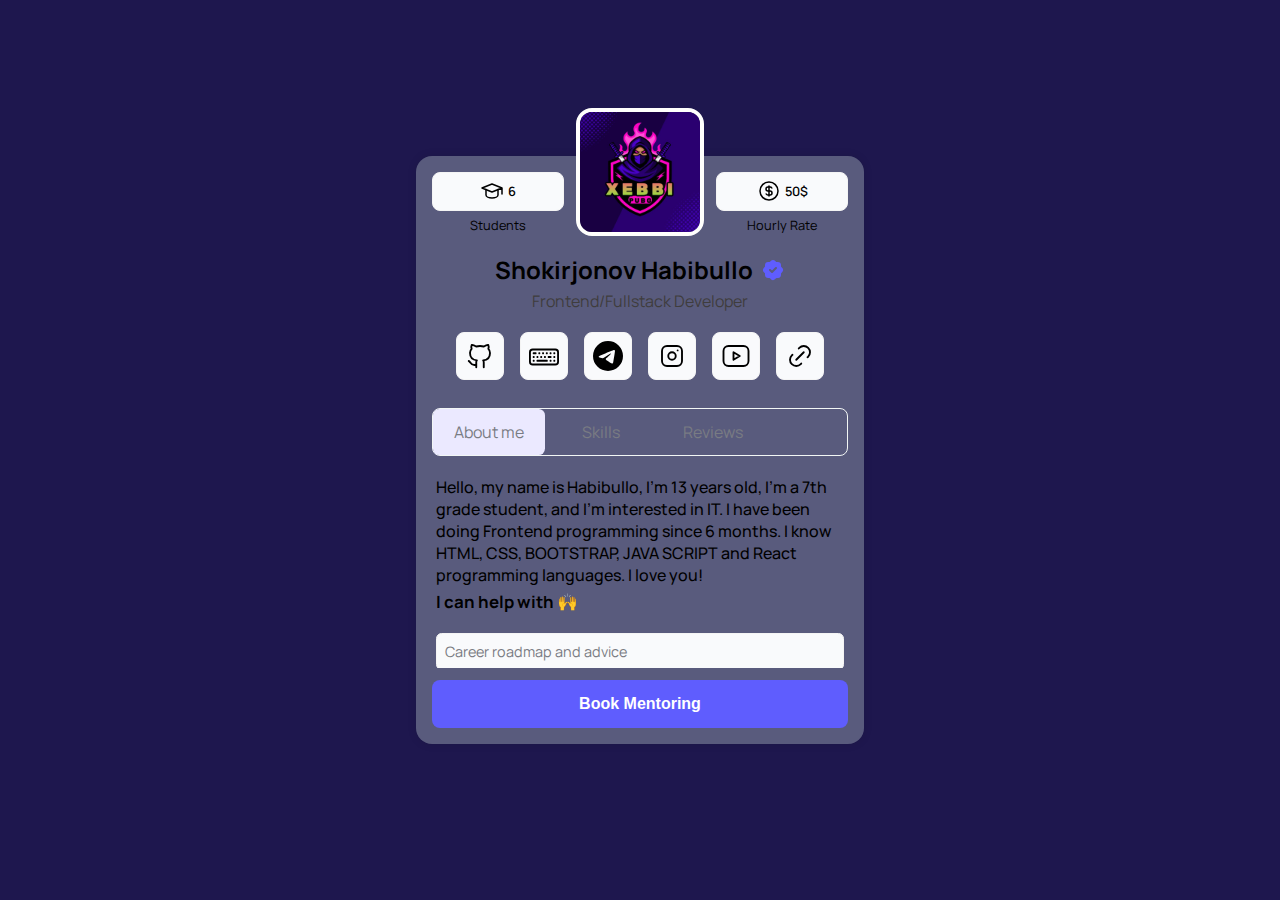
<file: index.html>
<!DOCTYPE html>
<html lang="en">

<head>
    <meta charset="UTF-8">
    <title>Profile</title>
    <meta name="viewport" content="width=device-width, initial-scale=1.0">
    <link rel="preconnect" href="https://fonts.googleapis.com">
    <link rel="preconnect" href="https://fonts.gstatic.com" crossorigin>
    <link href="https://fonts.googleapis.com/css2?family=Manrope:wght@200..800&display=swap" rel="stylesheet">
    <link rel="stylesheet" href="style.css">
</head>

<body>
    <div style="background-color: #595b7d;" class="profile">
        <header class="profile__header">
            <div class="profile__highlight__wrapper">
                <div  style="color: black;" class="profile__highlight">
                    <svg xmlns="http://www.w3.org/2000/svg" class="icon icon-tabler icon-tabler-school" width="24"
                        height="24" viewBox="0 0 24 24" stroke-width="1.5" stroke="currentColor" fill="none"
                        stroke-linecap="round" stroke-linejoin="round">
                        <path stroke="none" d="M0 0h24v24H0z" fill="none" />
                        <path d="M22 9l-10 -4l-10 4l10 4l10 -4v6" />
                        <path d="M6 10.6v5.4a6 3 0 0 0 12 0v-5.4" />
                    </svg>
                    6
                </div>
                Students
            </div>
            <div class="profile__avatar">
                <img src="./assets/rasm pubg.jpg" loading="lazy" alt="Mentor profile">
            </div>
            <div class="profile__highlight__wrapper">
                <div style="color: black;"  class="profile__highlight ">
                    <svg xmlns="http://www.w3.org/2000/svg" class="icon icon-tabler icon-tabler-coin" width="24"
                        height="24" viewBox="0 0 24 24" stroke-width="1.5" stroke="currentColor" fill="none"
                        stroke-linecap="round" stroke-linejoin="round">
                        <path stroke="none" d="M0 0h24v24H0z" fill="none" />
                        <path d="M12 12m-9 0a9 9 0 1 0 18 0a9 9 0 1 0 -18 0" />
                        <path d="M14.8 9a2 2 0 0 0 -1.8 -1h-2a2 2 0 1 0 0 4h2a2 2 0 1 1 0 4h-2a2 2 0 0 1 -1.8 -1" />
                        <path d="M12 7v10" />
                    </svg>
                    50$
                </div>
                Hourly Rate
            </div>
        </header>
        <div class="profile__name text-center fw-medium ">
            <h2>Shokirjonov Habibullo<img src="assets/verified.svg" alt="Verified Ticker"></h2>
            <p style="color: rgb(63, 61, 61); font-size: 16px;">Frontend/Fullstack Developer </p>
        </div>
        <ul class="social-links" >
            <li>
                <a href="https://github.com/Xebbi"  target="_blank">
                    <svg xmlns="http://www.w3.org/2000/svg" style="color: black;"  class="icon icon-tabler icon-tabler-brand-github" width="24"
                        height="24" viewBox="0 0 24 24" stroke-width="1.5" stroke="currentColor" fill="none"
                        stroke-linecap="round" stroke-linejoin="round">
                        <path stroke="none" d="M0 0h24v24H0z" fill="none" />
                        <path
                            d="M9 19c-4.3 1.4 -4.3 -2.5 -6 -3m12 5v-3.5c0 -1 .1 -1.4 -.5 -2c2.8 -.3 5.5 -1.4 5.5 -6a4.6 4.6 0 0 0 -1.3 -3.2a4.2 4.2 0 0 0 -.1 -3.2s-1.1 -.3 -3.5 1.3a12.3 12.3 0 0 0 -6.2 0c-2.4 -1.6 -3.5 -1.3 -3.5 -1.3a4.2 4.2 0 0 0 -.1 3.2a4.6 4.6 0 0 0 -1.3 3.2c0 4.6 2.7 5.7 5.5 6c-.6 .6 -.6 1.2 -.5 2v3.5" />
                    </svg>
                </a>
            </li>
            <li>
                <a href="https://www.typing.com/student/lessons"> 
                    <svg xmlns="http://www.w3.org/2000/svg" style="color: black;" width="24" height="24" fill="currentColor" class="bi bi-keyboard" viewBox="0 0 16 16">
                        <path d="M14 5a1 1 0 0 1 1 1v5a1 1 0 0 1-1 1H2a1 1 0 0 1-1-1V6a1 1 0 0 1 1-1zM2 4a2 2 0 0 0-2 2v5a2 2 0 0 0 2 2h12a2 2 0 0 0 2-2V6a2 2 0 0 0-2-2z"/>
                        <path d="M13 10.25a.25.25 0 0 1 .25-.25h.5a.25.25 0 0 1 .25.25v.5a.25.25 0 0 1-.25.25h-.5a.25.25 0 0 1-.25-.25zm0-2a.25.25 0 0 1 .25-.25h.5a.25.25 0 0 1 .25.25v.5a.25.25 0 0 1-.25.25h-.5a.25.25 0 0 1-.25-.25zm-5 0A.25.25 0 0 1 8.25 8h.5a.25.25 0 0 1 .25.25v.5a.25.25 0 0 1-.25.25h-.5A.25.25 0 0 1 8 8.75zm2 0a.25.25 0 0 1 .25-.25h1.5a.25.25 0 0 1 .25.25v.5a.25.25 0 0 1-.25.25h-1.5a.25.25 0 0 1-.25-.25zm1 2a.25.25 0 0 1 .25-.25h.5a.25.25 0 0 1 .25.25v.5a.25.25 0 0 1-.25.25h-.5a.25.25 0 0 1-.25-.25zm-5-2A.25.25 0 0 1 6.25 8h.5a.25.25 0 0 1 .25.25v.5a.25.25 0 0 1-.25.25h-.5A.25.25 0 0 1 6 8.75zm-2 0A.25.25 0 0 1 4.25 8h.5a.25.25 0 0 1 .25.25v.5a.25.25 0 0 1-.25.25h-.5A.25.25 0 0 1 4 8.75zm-2 0A.25.25 0 0 1 2.25 8h.5a.25.25 0 0 1 .25.25v.5a.25.25 0 0 1-.25.25h-.5A.25.25 0 0 1 2 8.75zm11-2a.25.25 0 0 1 .25-.25h.5a.25.25 0 0 1 .25.25v.5a.25.25 0 0 1-.25.25h-.5a.25.25 0 0 1-.25-.25zm-2 0a.25.25 0 0 1 .25-.25h.5a.25.25 0 0 1 .25.25v.5a.25.25 0 0 1-.25.25h-.5a.25.25 0 0 1-.25-.25zm-2 0A.25.25 0 0 1 9.25 6h.5a.25.25 0 0 1 .25.25v.5a.25.25 0 0 1-.25.25h-.5A.25.25 0 0 1 9 6.75zm-2 0A.25.25 0 0 1 7.25 6h.5a.25.25 0 0 1 .25.25v.5a.25.25 0 0 1-.25.25h-.5A.25.25 0 0 1 7 6.75zm-2 0A.25.25 0 0 1 5.25 6h.5a.25.25 0 0 1 .25.25v.5a.25.25 0 0 1-.25.25h-.5A.25.25 0 0 1 5 6.75zm-3 0A.25.25 0 0 1 2.25 6h1.5a.25.25 0 0 1 .25.25v.5a.25.25 0 0 1-.25.25h-1.5A.25.25 0 0 1 2 6.75zm0 4a.25.25 0 0 1 .25-.25h.5a.25.25 0 0 1 .25.25v.5a.25.25 0 0 1-.25.25h-.5a.25.25 0 0 1-.25-.25zm2 0a.25.25 0 0 1 .25-.25h5.5a.25.25 0 0 1 .25.25v.5a.25.25 0 0 1-.25.25h-5.5a.25.25 0 0 1-.25-.25z"/>
                      </svg>
                </a>
            </li>
            <li>
                <a href="https://t.me/XEBBI">
                    <svg xmlns="http://www.w3.org/2000/svg" style="color: black;"  width="24" height="24" fill="currentColor" class="bi bi-telegram" viewBox="0 0 16 16">
                        <path d="M16 8A8 8 0 1 1 0 8a8 8 0 0 1 16 0M8.287 5.906q-1.168.486-4.666 2.01-.567.225-.595.442c-.03.243.275.339.69.47l.175.055c.408.133.958.288 1.243.294q.39.01.868-.32 3.269-2.206 3.374-2.23c.05-.012.12-.026.166.016s.042.12.037.141c-.03.129-1.227 1.241-1.846 1.817-.193.18-.33.307-.358.336a8 8 0 0 1-.188.186c-.38.366-.664.64.015 1.088.327.216.589.393.85.571.284.194.568.387.936.629q.14.092.27.187c.331.236.63.448.997.414.214-.02.435-.22.547-.82.265-1.417.786-4.486.906-5.751a1.4 1.4 0 0 0-.013-.315.34.34 0 0 0-.114-.217.53.53 0 0 0-.31-.093c-.3.005-.763.166-2.984 1.09"/>
                      </svg>
                </a>
            </li>
            <li>
                <a href="https://www.instagram.com/xebbi_oke1?igsh=MTBmNmkzZXh5bjVvNQ==">
                    <svg xmlns="http://www.w3.org/2000/svg" style="color: black;"  class="icon icon-tabler icon-tabler-brand-instagram"
                        width="24" height="24" viewBox="0 0 24 24" stroke-width="1.5" stroke="currentColor" fill="none"
                        stroke-linecap="round" stroke-linejoin="round">
                        <path stroke="none" d="M0 0h24v24H0z" fill="none" />
                        <path d="M4 4m0 4a4 4 0 0 1 4 -4h8a4 4 0 0 1 4 4v8a4 4 0 0 1 -4 4h-8a4 4 0 0 1 -4 -4z" />
                        <path d="M12 12m-3 0a3 3 0 1 0 6 0a3 3 0 1 0 -6 0" />
                        <path d="M16.5 7.5l0 .01" />
                    </svg>
                </a>
            </li>
            <li>
                <a href="https://www.youtube.com/@HabibulloIT"><svg xmlns="http://www.w3.org/2000/svg" class="icon icon-tabler icon-tabler-brand-youtube"
                        width="24" style="color: black;"  height="24" viewBox="0 0 24 24" stroke-width="1.5" stroke="currentColor" fill="none"
                        stroke-linecap="round" stroke-linejoin="round">
                        <path stroke="none" d="M0 0h24v24H0z" fill="none" />
                        <path d="M2 8a4 4 0 0 1 4 -4h12a4 4 0 0 1 4 4v8a4 4 0 0 1 -4 4h-12a4 4 0 0 1 -4 -4v-8z" />
                        <path d="M10 9l5 3l-5 3z" />
                    </svg>
                </a>
            </li>
            <li>
                <a href="http://xebbi.netlify.app"><svg xmlns="http://www.w3.org/2000/svg" class="icon icon-tabler icon-tabler-link" style="color: black;"  width="24"
                        height="24" viewBox="0 0 24 24" stroke-width="1.5" stroke="currentColor" fill="none"
                        stroke-linecap="round" stroke-linejoin="round">
                        <path stroke="none" d="M0 0h24v24H0z" fill="none" />
                        <path d="M9 15l6 -6" />
                        <path d="M11 6l.463 -.536a5 5 0 0 1 7.071 7.072l-.534 .464" />
                        <path d="M13 18l-.397 .534a5.068 5.068 0 0 1 -7.127 0a4.972 4.972 0 0 1 0 -7.071l.524 -.463" />
                    </svg>
                </a>
            </li>
        </ul>
        <main>
            <div class="tabs-wrapper">
                <ul class="tabs">
                    <li class="active">
                        <a  id="tab1" href="#about">About me</a>
                    </li>
                    <li>
                        <a id="tab2" href="#skills">Skills</a>
                    </li>
                    <li>
                        <a id="tab3" href="#reviews">Reviews</a>
                    </li>
                    <li id="active-bg"></li>
                </ul>
            </div>
            <div id="tab1-content" class="tab-content tab-content--active">
                <p style="font-size: 16px; font-weight: 500;">
                    Hello, my name is Habibullo, I'm 13 years old, I'm a 7th grade student, and I'm interested in IT. I have been doing Frontend programming since 6 months. I know HTML, CSS, BOOTSTRAP, JAVA SCRIPT and React programming languages. I love you!
                </p>
                <h3>I can help with &#128588;
                </h3>
                <ul class="content-links">
                    <li>
                        <a href="#career">Career roadmap and advice

                        </a>
                    </li>
                    <li><a href="#interview">Interview preparation</a></li>
                    <li><a href="#web-development">Web development</a></li>
                </ul>
            </div>
            <div id="tab2-content" class="tab-content">
                <p class="fs-3">
                    My content is focused on the latest web development technologies and tools. Here is the overview
                    👨‍💻
                </p>
                <ul class="content-links">
                    <li>
                        <a href="#html-css">
                            HTML, CSS , BOOTSTRAP , JS , REACT .
                        </a>
                    </li>
                    <li>
                        <a href="#javascript">
                            JavaScript
                        </a>
                    </li>
                    <li>
                        <a href="#react-and-nextjs">
                            React and Next.js
                        </a>
                    </li>
                    <li>
                        <a href="#nodejs">
                            Node.js (REST, GraphQL)
                        </a>
                    </li>
                </ul>
            </div>
            <div id="tab3-content" class="tab-content">
                <p class="fs-3 ">
                    Here are some of the reviews from my students 📚
                </p>
                <ul class="reviews">
                    <li>
                        <article class="review">
                            <div class="review__avatar">
                                <img src="./assets/Asus.webp" alt="Avatar">
                            </div>
                            <div class="review__content">
                                <h4>Muzaffar</h4>
                                <p>
                                    Melissa is a great mentor. She helped me to prepare for the interview and
                                    provided me with valuable feedback on my projects. I would highly recommend her
                                    to anyone who is looking for a mentor.
                                </p>
                            </div>
                        </article>
                    </li>
                    <li>
                        <article class="review">
                            <div class="review__avatar">
                                <img src="./assets/Asus.webp" alt="Avatar">
                            </div>
                            <div class="review__content">
                                <h4>Nur Muhammad</h4>
                                <p>
                                    Melissa is awesome at explaining complex topics in a simple way. I have
                                    learned a lot from her and would recommend her to anyone who is looking for a
                                    mentor.
                                </p>
                            </div>
                        </article>
                    </li>
                </ul>
            </div>
        </main>
        <button class="btn btn-primary">
            Book Mentoring
        </button>
    </div>
    <script src="script.js"></script>
</body>

</html>
</file>
<file: style.css>
:root {
    --danger: #1e174e;
    --primary: #5F5DFE;
    --primary-darker: #4F4DFE;
    --bg: #EFF3F4;
    --white: #FFF;
    --profile-bg: #FFFFFD;
    --socials-bg: #F9FAFC;
    --highlight-bg: #F9FAFC;
    --text-bg: #878789;
    --text: #797C83;
    --border-color: #F4F4F4;
    --social-color: #6B6C6E;
    --active: #7774B5;
    --tab-bg: #EBE9FF;
    --tabs-border: #F2F6F5;
    --tab-width: 7rem;
    --tabs-gap: 0rem;
    --tab-radius: 0.4rem;
    --scrollbar-thumb: #e4e3f3;
    --scrollbar-bg: #F2F6F5;
}

* {
    margin: 0;
    padding: 0;
    box-sizing: border-box;
}

*:focus {
    outline: 1px solid var(--primary);
    outline-offset: 0;
}

*::selection {
    background: var(--primary);
    color: var(--white);
}

*::-webkit-scrollbar {
    width: 0.5rem;
    height: 0.5rem;
    background: var(--scrollbar-bg);
    border-radius: 9.99rem;
}

*::-webkit-scrollbar-thumb {
    background: var(--scrollbar-thumb);
    border-radius: 9.99rem;
}

body {
    font-family: 'Manrope', sans-serif;
    background: var(--danger);
    color: var(--da);
    display: flex;
    justify-content: center;
    flex-direction: column;
    height: 100vh;
    user-select: none;
}

.profile {
    background: var(--profile-bg);
    padding: 1rem;
    border-radius: 1rem;
    box-shadow: 0 0 10px rgba(0, 0, 0, 0.1);
    width: 100%;
    max-width: 28rem;
    min-width: 20rem;
    margin: 0 auto;
    gap: 0.75rem;
    display: flex;
    flex-direction: column;
    align-items: center;
    justify-content: space-between;
}

.profile__highlight__wrapper {
    display: flex;
    flex-direction: column;
    align-items: center;
    gap: 0.35rem;
    font-size: 0.8rem;
    width: 100%;
    flex-grow: 1;
}

.profile__highlight {
    padding: 0.4rem;
    border-radius: 0.5rem;
    font-weight: 600;
    width: 100%;
    display: flex;
    align-items: center;
    justify-content: center;
    gap: 0.25rem;
    background: var(--highlight-bg);
    border: 1px solid var(--border-color);
}

.profile__header {
    display: flex;
    justify-content: space-between;
    align-items: start;
    width: 100%;
    gap: 0.75rem;
}

.profile__name {
    display: flex;
    flex-direction: column;
    align-items: center;
    text-align: center;
    gap: 0.25rem;
}

.profile__name h2 {
    display: flex;
    align-items: center;
    font-size: 1.5rem;
    gap: 0.5rem;
}

.profile__name p {
    font-size: 1.05rem;
    color: var(--text-bg);
}

.profile__avatar {
    flex-grow: 3;
    max-width: 8rem;
    min-width: 5rem;
}

.profile__avatar img {
    position: relative;
    width: 100%;
    aspect-ratio: 1/1;
    object-fit: cover;
    border-radius: 1rem;
    margin: 0 auto;
    margin-top: -50%;
    border: 4px solid var(--profile-bg);
}

.social-links {
    display: flex;
    margin: 0.5rem auto 1rem auto;
    width: 100%;
    justify-content: center;
    list-style-type: none;
    gap: 1rem;
    flex-wrap: wrap;
    
}

.social-links a {
    background: var(--socials-bg);
    padding: 0.5rem;
    border-radius: 0.5rem;
    display: flex;
    width: 3rem;
    height: 3rem;
    align-items: center;
    justify-content: center;
    gap: 0.5rem;
    border: 1px solid var(--border-color);
    color: var(--social-color);
    transition: all 0.3s;
}

.social-links a svg {
    width: 100%;
    height: 100%;
}

.social-links a:hover {
    border: 1px solid var(--active);
}

.social-links a:hover svg {
    stroke: var(--active);
}

.btn {
    background: var(--primary);
    color: var(--white);
    padding: 0.5rem 1rem;
    border-radius: 0.5rem;
    width: 100%;
    font-size: 1rem;
    font-weight: 600;
    min-height: 3rem;
    border: none;
    cursor: pointer;
    transition: all 0.3s;
}

.btn--primary {
    background: var(--primary);
}

.btn--primary:hover {
    background: var(--primary-darker);
}

.profile main {
    display: flex;
    flex-direction: column;
    gap: 1rem;
    width: 100%;
}

.tabs-wrapper {
    overflow-x: auto;
    padding-bottom: 0.25rem;
}

.tabs {
    position: relative;
    display: flex;
    gap: var(--tabs-gap);
    border: 1px solid var(--tabs-border);
    border-radius: 0.5rem;
    min-height: 3rem;
    list-style-type: none;
}

.tabs li {
    display: flex;
    z-index: 3;
}

.tabs li a {
    padding: 0.75rem 1rem;
    border-radius: var(--tab-radius);
    transition: all 0.3s;
    display: flex;
    align-items: center;
    justify-content: center;
    white-space: nowrap;
    color: var(--text);
    text-decoration: none;
    text-align: center;
    border: none;
    min-width: var(--tab-width);
    outline: none;
}

.tabs li a:hover {
    color: var(--active);
}

.tabs li a.active {
    color: var(--active);
}

.tab-content {
    display: none;
    overflow-y: auto;
}

.tab-content ul {
    list-style-type: disc;
}

.tab-content--active {
    display: flex;
    flex-direction: column;
    gap: 0.25rem;
    height: 12rem;
    padding: 0 0.25rem;
    font-size: 0.9rem;
    padding-bottom: 1rem;
}

#active-bg {
    position: absolute;
    width: 100%;
    isolation: isolate;
    max-width: var(--tab-width);
    height: 100%;
    bottom: 0;
    background: var(--tab-bg);
    z-index: 1;
    transition: 0.5s;
    border-radius: var(--tab-radius);
}

.tabs li:nth-child(1):has(.active)~#active-bg {
    transform: translateX(calc(0));
}

.tabs li:nth-child(2):has(.active)~#active-bg {
    transform: translateX(calc(var(--tab-width) + var(--tabs-gap)));
}

.tabs li:nth-child(3):has(.active)~#active-bg {
    transform: translateX(calc(var(--tab-width)*2 + var(--tabs-gap)*2));
}

.content-links {
    list-style-type: none;
    display: flex;
    flex-direction: column;
    margin-top: 0.5rem;
    gap: 0.75rem;
    padding: 0.5rem 0;
}

.content-links li a {
    display: flex;
    background: var(--socials-bg);
    align-items: center;
    gap: 0.5rem;
    border-radius: 0.35rem;
    color: var(--text);
    padding: 0.5rem;
    text-decoration: none;
    border: 1px solid var(--border-color);
    transition: all 0.3s;
}

.content-links li a:hover {
    border: 1px solid var(--active);
    color: var(--active);
}

.reviews {
    margin-top: 1rem;
    display: flex;
    flex-direction: column;
    gap: 1rem;
    width: 100%;
}

.review {
    display: flex;
    gap: 0.5rem;
    align-items: start;
    padding: 0.5rem;
    border-radius: 0.5rem;
    background: var(--highlight-bg);
    border: 1px solid var(--border-color);
}

.review img {
    width: 3rem;
    aspect-ratio: 1/1;
    object-fit: cover;
    border-radius: 50%;
}
</file>
